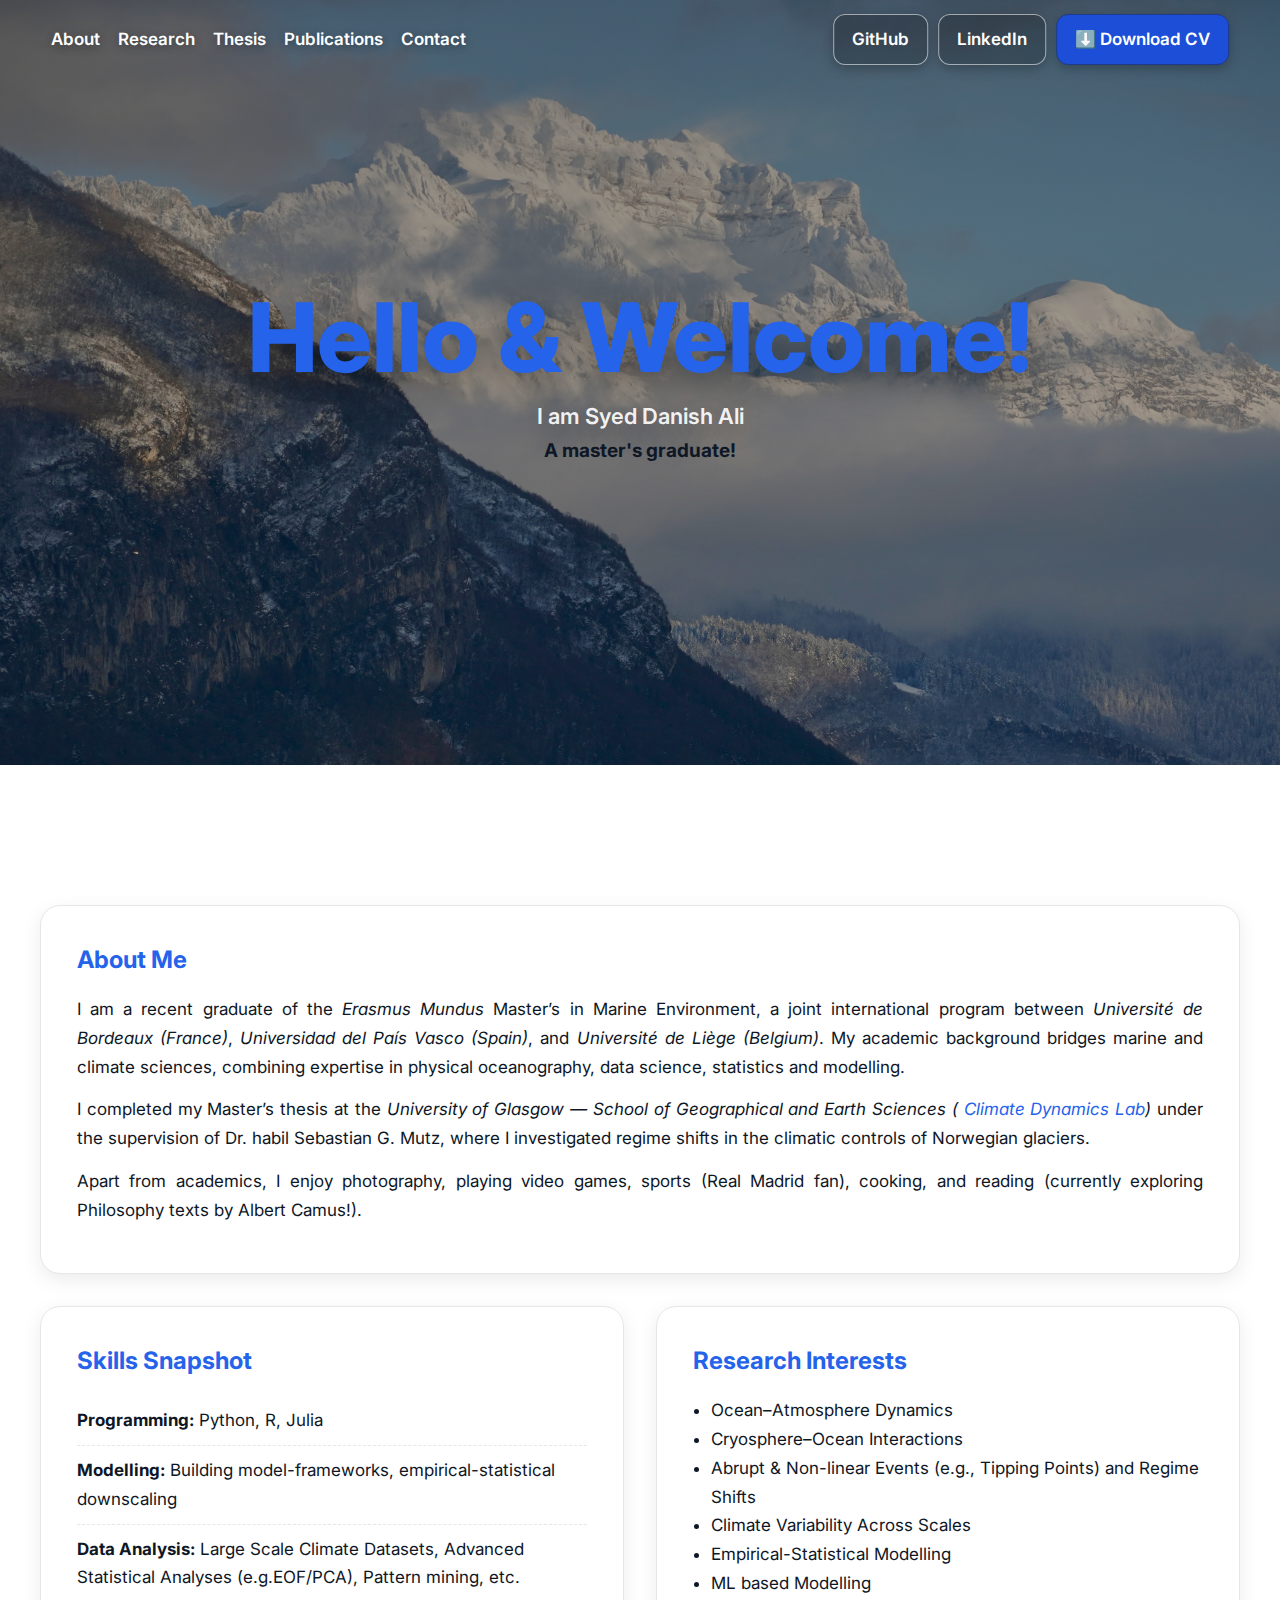
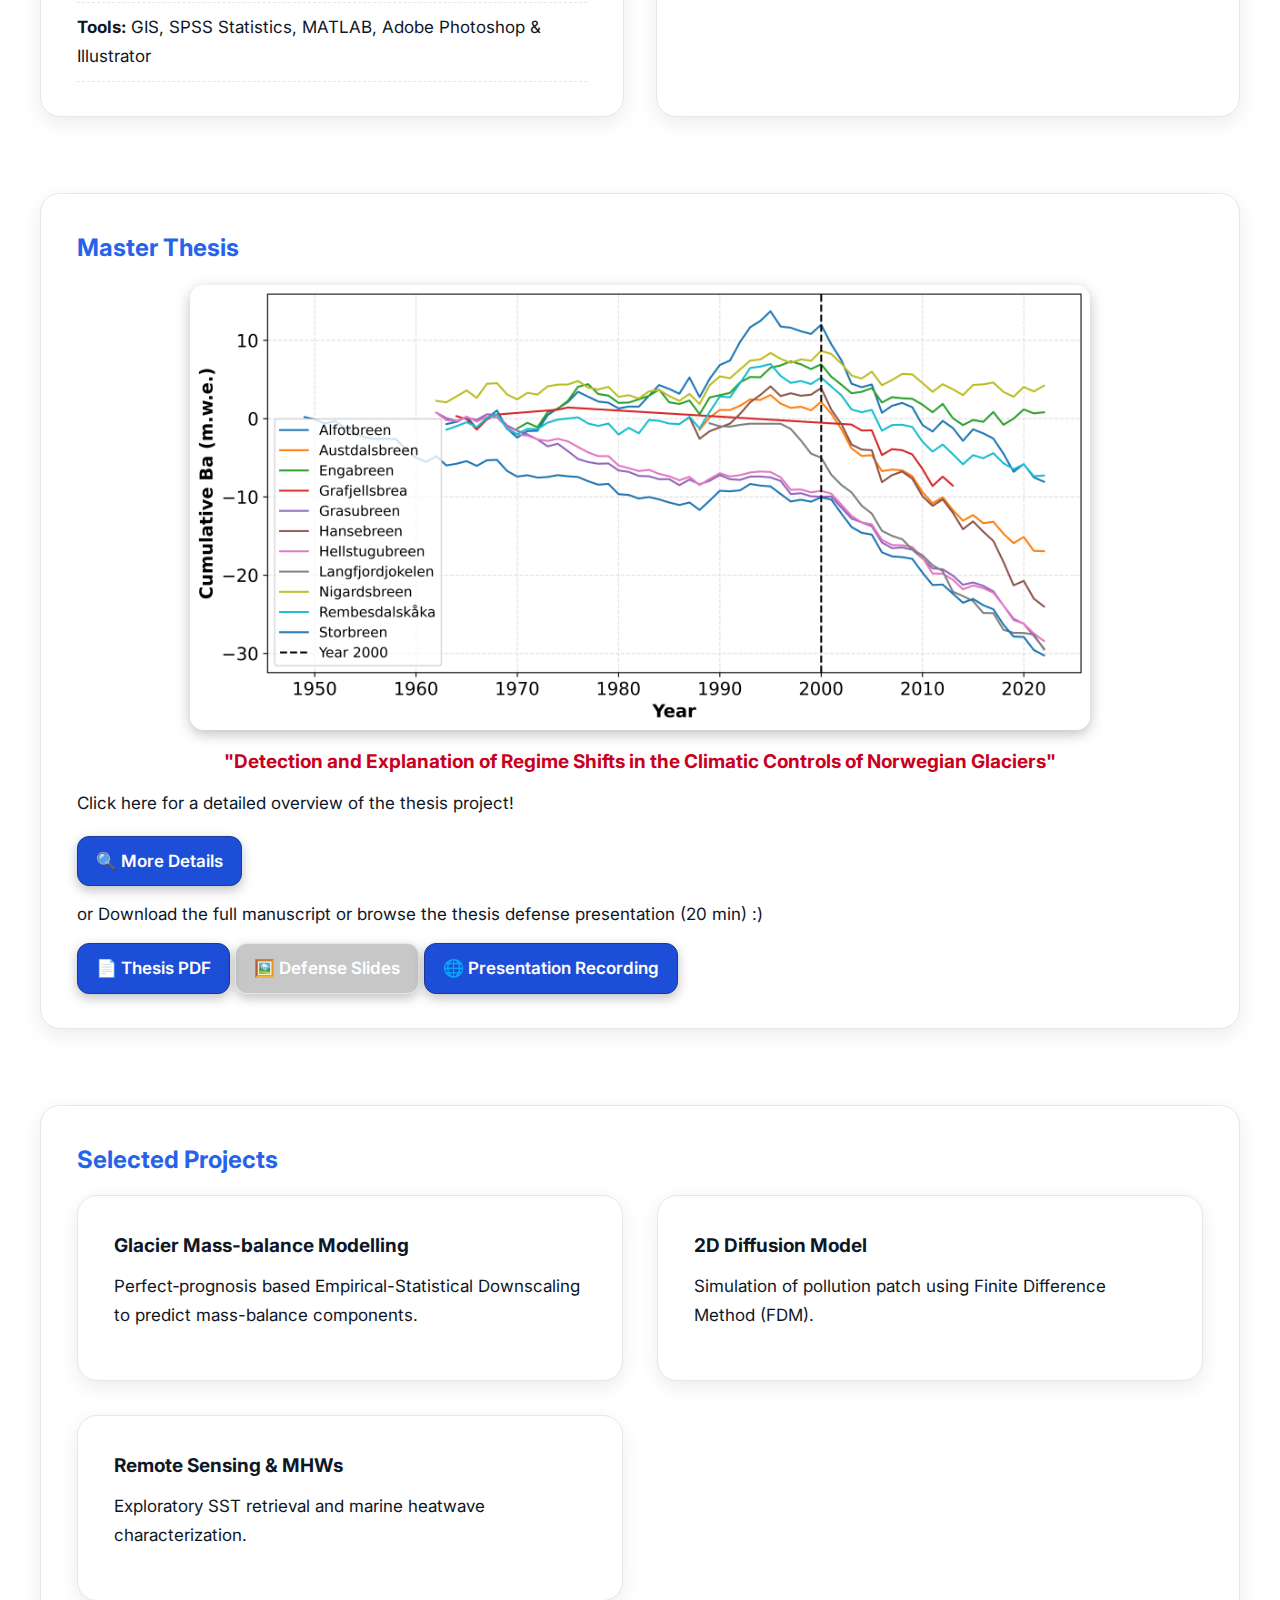
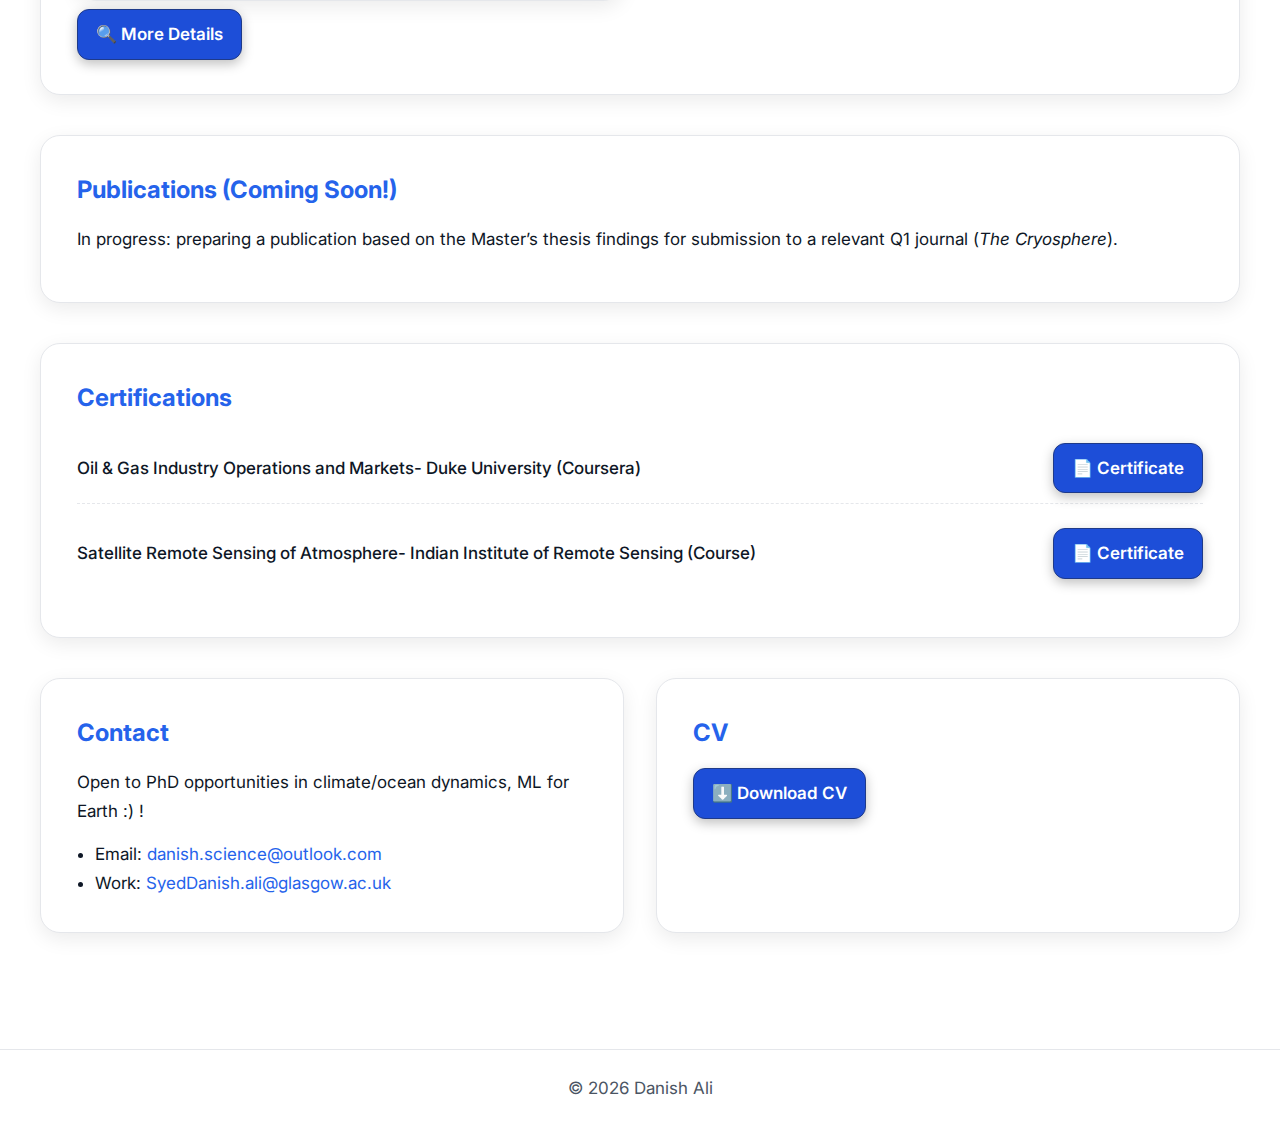
<file: index.html>
<!doctype html>
<html lang="en">
<head>
  <meta charset="utf-8" />
  <meta name="viewport" content="width=device-width, initial-scale=1" />
  <title>Syed Danish Ali</title>
  <meta name="description" content="Marine environment & cryosphere modelling, climate dynamics, and data science." />
  <meta property="og:title" content="Danish Ali — Portfolio" />
  <meta property="og:description" content="Marine environment & cryosphere, machine learning, data visualization." />
  <meta property="og:type" content="website" />
  <meta name="color-scheme" content="light dark" />
  <link rel="preconnect" href="https://fonts.googleapis.com">
  <link rel="preconnect" href="https://fonts.gstatic.com" crossorigin>
  <link href="https://fonts.googleapis.com/css2?family=Inter:wght@300;400;500;600;700&display=swap" rel="stylesheet">
  <link rel="stylesheet" href="style.css">
  
  
</head>

<body>
  
  <!-- HERO HEADER -->
<header class="hero-cover">
  <div class="hero-topbar">
    <nav class="links">
      <a href="#about">About</a>
      <a href="#work">Research</a>
      <a href="#thesis">Thesis</a>
      <a href="#pubs">Publications</a>
      <a href="#contact">Contact</a>
    </nav>

    <div class="actions">
      <a class="btn ghost" href="https://github.com/danish1830" target="_blank" rel="noreferrer">GitHub</a>
      <a class="btn ghost" href="https://www.linkedin.com/in/d2ali/" target="_blank" rel="noreferrer">LinkedIn</a>
      <a class="btn" href="/Files/Danish_CV_PhD.pdf" target="_blank" rel="noreferrer">⬇️ Download CV</a>

    </div>

  </div>

  <div class="hero-inner">
    <h1 class="site-title" style="color: #2563EB;"> Hello & Welcome!</h1>
    <h2 class="site-subtitle">I am Syed Danish Ali</h2>
    <h3 class="site-subsubtitle">A master's graduate!</h3>
  </div>

</header>



<main class="container">

  <!-- ABOUT -->
  <section id="about">
  <div class="grid">
    <!-- Full-width About box -->
    <div class="card fullwidth">
      <h2 style="color: #2563EB;">About Me</h2>
      <p>I am a recent graduate of the <em>Erasmus Mundus</em> Master’s in Marine Environment, a joint international program between 
        <em>Université de Bordeaux (France)</em>, <em>Universidad del País Vasco (Spain)</em>, 
        and <em>Université de Liège (Belgium)</em>. My academic background bridges marine and climate sciences, combining 
        expertise in physical oceanography, data science, statistics and modelling.</p>

      <p>I completed my Master’s thesis at the <em>University of Glasgow — School of Geographical and Earth Sciences 
        (<a href="https://mutz.science" target="_blank" rel="noreferrer"> Climate Dynamics Lab</a>)</em> under the supervision of Dr. habil Sebastian G. Mutz, where I investigated regime shifts in the climatic controls of Norwegian glaciers.</p>

        <p> Apart from academics, I enjoy photography, playing video games, sports (Real Madrid fan), cooking, and reading (currently exploring Philosophy texts by Albert Camus!).</p>
    </div>

    <!-- Left column below -->
    <div class="card">
      <h2 style="color: #2563EB;">Skills Snapshot</h2>
      <ul class="list-plain">
        <li><strong>Programming:</strong> Python, R, Julia</li>
        <li><strong>Modelling:</strong> Building model-frameworks, empirical-statistical downscaling</li>
        <li><strong>Data Analysis:</strong> Large Scale Climate Datasets, Advanced Statistical Analyses (e.g.EOF/PCA), Pattern mining, etc.</li>
        <li><strong>Tools:</strong> GIS, SPSS Statistics, MATLAB, Adobe Photoshop & Illustrator</li>
      </ul>
    </div>

    <!-- Right column below -->
    <div class="card">
      <h2 style="color: #2563EB;">Research Interests</h2>
      <ul>
        <li>Ocean–Atmosphere Dynamics</li>
        <li>Cryosphere–Ocean Interactions</li>
        <li>Abrupt & Non-linear Events (e.g., Tipping Points) and Regime Shifts</li>
        <li>Climate Variability Across Scales</li>
        <li>Empirical-Statistical Modelling</li>
        <li>ML based Modelling </li>
      </ul>
    </div>
  </div>
</section> 

    <!-- THESIS -->
    <section id="thesis">
      <div class="card">
        <h2 style="color: #2563EB;">Master Thesis</h2>
        <img src="Images/Cumulative_Ba_Time_Series.png" class="img-card" alt="Schematic of modelling routine"></img>
        
        <h3 style="margin-top: 16px; color: #ca0020; text-align: center;"> "Detection and Explanation of Regime Shifts in the Climatic Controls of Norwegian Glaciers" </h3>
        <p class="lead">Click here for a detailed overview of the thesis project! </p>

        <p style="margin-top: 18px;">
            <a class="btn" href="thesis.html">🔍 More Details</a>
          </p>

        <p class="lead">or Download the full manuscript or browse the thesis defense presentation (20 min) :) </p>
        <div class="pill-links">
          <a class="btn" href="/webpage/Files/Thesis_final_improved.pdf" target="_blank" rel="noreferrer">📄 Thesis PDF</a>

          <a class="btn ghost" href="/webpage/Files/Danish_Presentation.pdf" target="_blank" rel="noreferrer">🖼️ Defense Slides</a>

          <a class="btn" href="https://www.youtube.com/watch?v=1q1zzwHvEb4" target="_blank" rel="noreferrer">🌐 Presentation Recording</a>
          
        </div>
      </div>
    </section>
    
    <!-- RESEARCH / PROJECTS -->
    <section id="work">
      <div class="card">
      <h2 style="color: #2563EB;">Selected Projects</h2>
      <div class="grid">
        
        <article class="col-6 card">
          <h3>Glacier Mass-balance Modelling </h3>
          <p>Perfect‑prognosis based Empirical-Statistical Downscaling to predict mass-balance components.</p>
          
        </article>
                
        <article class="col-6 card">
          <h3>2D Diffusion Model</h3>
          <p>Simulation of pollution patch using Finite Difference Method (FDM).</p>
          
        </article>

        <article class="col-6 card">
          <h3>Remote Sensing & MHWs</h3>
          <p>Exploratory SST retrieval and marine heatwave characterization.</p>
          
        </article>
      </div>

      <div class="pill-links">
        <a class="btn" href="projects.html">🔍 More Details</a>
      </div>

      </div>
  </section>

    <!-- PUBLICATIONS -->
    <section id="pubs">
      <div class="card">
        <h2 style="color: #2563EB;">Publications (Coming Soon!)</h2>
        <p>In progress: preparing a publication based on the Master’s thesis findings for submission to a relevant Q1 journal (<em>The Cryosphere</em>).</p>
      </div>
    </section>

    
    <!-- CERTIFICATIONS -->
  <section id="certifications">
    <div class="card">
      <h2 style="color: #2563EB;">Certifications</h2>
      <ul class="cert-list">
        <li>
          <span>Oil & Gas Industry Operations and Markets- Duke University (Coursera)</span>
          <a class="btn" href="Files/Coursera_Oil_Gas_Certificate.pdf" target="_blank" rel="noreferrer">📄 Certificate</a>
        </li>
        <li>
          <span>Satellite Remote Sensing of Atmosphere- Indian Institute of Remote Sensing (Course)</span>
          <a class="btn" href="Files/Remote_sensing.pdf" target="_blank" rel="noreferrer">📄 Certificate</a>
        </li>
        
      </ul>
    </div>
  </section>

    <!-- CONTACT & CV -->
    <section id="contact">
      <div class="grid">
        <div class="col-6 card">
          <h2 style="color: #2563EB;">Contact</h2>
          <p>Open to PhD opportunities in climate/ocean dynamics, ML for Earth :) !</p>
          <ul>
            <li>Email: <a href="mailto:danish.science@outlook.com">danish.science@outlook.com</a></li>
            <li>Work: <a href="mailto:SyedDanish.ali@glasgow.ac.uk">SyedDanish.ali@glasgow.ac.uk</a></li>
          </ul>
        </div>
        <div class="col-6 card" id="cv">
          <h2 style="color: #2563EB;">CV</h2>
          
          <a class="btn" href="Files/Danish_CV_PhD.pdf" target="_blank" rel="noreferrer">⬇️ Download CV</a>
        </div>
      </div>
    </section>

  </main>

  <footer>
    <p>© <span id="y"></span> Danish Ali</p>
  </footer>

  <script>
    document.getElementById('y').textContent = new Date().getFullYear();
  </script>

  <script>
  const hero = document.querySelector('.hero-cover');
  let latestScroll = 0;
  let ticking = false;

  function smoothParallax() {
    const offset = latestScroll * 0.4; // adjust this for speed
    hero.style.backgroundPosition = `center ${offset}px`;
    ticking = false;
  }

  window.addEventListener('scroll', () => {
    latestScroll = window.scrollY;
    if (!ticking) {
      window.requestAnimationFrame(smoothParallax);
      ticking = true;
    }
  });
</script>



</body>
</html>
</file>
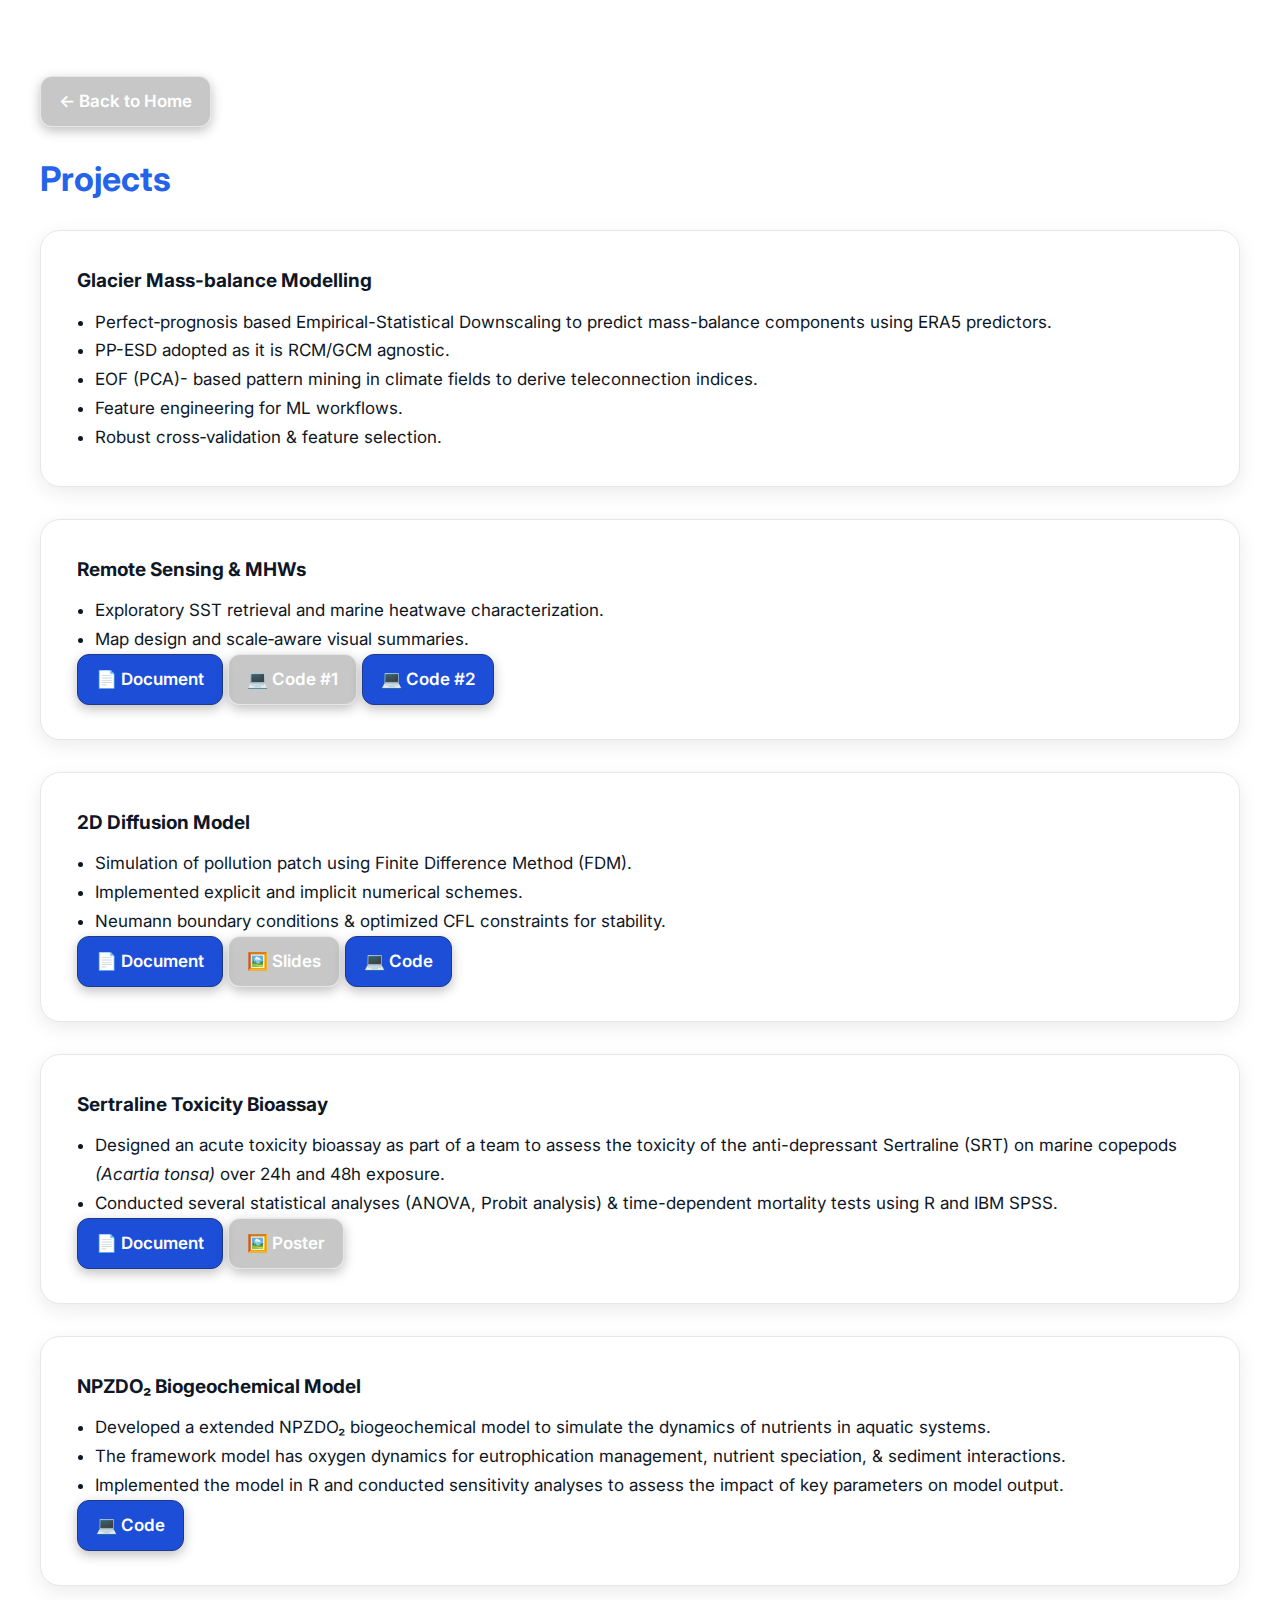
<file: projects.html>
<!doctype html>
<html lang="en">
<head>
  <meta charset="utf-8" />
  <meta name="viewport" content="width=device-width, initial-scale=1" />
  <title>Projects — Syed Danish Ali</title>

  <!-- Fonts & shared styles -->
  <link rel="preconnect" href="https://fonts.googleapis.com">
  <link rel="preconnect" href="https://fonts.gstatic.com" crossorigin>
  <link href="https://fonts.googleapis.com/css2?family=Inter:wght@300;400;500;600;700&display=swap" rel="stylesheet">
  <link rel="stylesheet" href="style.css">
</head>

<body>
  <main class="container">

    <section>
      <a href="index.html" class="btn ghost">← Back to Home</a>
      <h1 style="color: #2563EB;">Projects</h1>

      <div class="grid">

        <article class="col-6 card">
          <h3>Glacier Mass-balance Modelling </h3>
          <ul>
            <li>Perfect‑prognosis based Empirical-Statistical Downscaling to predict mass-balance components using ERA5 predictors.</li>
            <li>PP-ESD adopted as it is RCM/GCM agnostic.</li>
            <li>EOF (PCA)- based pattern mining in climate fields to derive teleconnection indices.</li>
            <li>Feature engineering for ML workflows.</li>
            <li>Robust cross‑validation & feature selection.</li>

          </ul>
          <div class="pill-links">
    
          </div>
        </article>
        
        
        <article class="col-6 card">
          <h3>Remote Sensing & MHWs</h3>
          <ul>
            <li>Exploratory SST retrieval and marine heatwave characterization.</li>
            <li>Map design and scale‑aware visual summaries.</li>
          </ul>

          <div class="pill-links">

          <a class="btn" href="Files/Projects/Marine_Heatwaves/AdORS_Ali.pdf" target="_blank" rel="noreferrer">📄 Document</a>
          <a class="btn ghost" href="Files/Projects/Marine_Heatwaves/Personal_MHW_for_an_area_AdORS.ipynb" target="_blank" rel="noreferrer">💻 Code #1</a>
          <a class="btn" href="Files/Projects/Marine_Heatwaves/Personal_MHW_for_TimeSeries_AdORS.ipynb" target="_blank" rel="noreferrer">💻 Code #2</a>
          </div>

        </article>
        
        <article class="col-6 card">
          <h3>2D Diffusion Model</h3>
          <ul>
            <li>Simulation of pollution patch using Finite Difference Method (FDM).</li>
            <li>Implemented explicit and implicit numerical schemes.</li>
            <li>Neumann boundary conditions & optimized CFL constraints for stability.</li>
          </ul>
          <div class="pill-links">
            
          <a class="btn" href="Files/Projects/Numerical_Modelling/2D-Diffusion_Numerical methods in geophysics.pdf" target="_blank" rel="noreferrer">📄 Document</a>
          <a class="btn ghost" href="Files/Projects/Numerical_Modelling/NumericalModelling.pdf" target="_blank" rel="noreferrer">🖼️ Slides</a>
          <a class="btn" href="Files/Projects/Numerical_Modelling/exam code.ipynb" target="_blank" rel="noreferrer">💻 Code</a>
          </div>

        </article>



        <article class="col-6 card">
                  <h3>Sertraline Toxicity Bioassay</h3>
                  <ul>
                    <li>Designed an acute toxicity bioassay as part of a team to assess the toxicity of the anti-depressant Sertraline (SRT) on marine copepods <em>(Acartia tonsa)</em> over 24h and 48h exposure.</li>
                    <li>Conducted several statistical analyses (ANOVA, Probit analysis) & time-dependent mortality tests using R and IBM SPSS.</li>
                  </ul>
                  <div class="pill-links">

                  <a class="btn" href="Files/Projects/EMRAAS/Danish_EMRAAS Bioassay Report.pdf" target="_blank" rel="noreferrer">📄 Document</a>
                  <a class="btn ghost" href="Files/Projects/EMRAAS/Danish, Ranoco, Zakariya EMRAAS Poster Final.pdf" target="_blank" rel="noreferrer">🖼️ Poster</a>

                  </div>

                </article>


                <article class="col-6 card">
                  <h3>NPZDO₂ Biogeochemical Model</h3>
                  <ul>
                    <li>Developed a extended NPZDO₂ biogeochemical model to simulate the dynamics of nutrients in aquatic systems.</li>
                    <li>The framework model has oxygen dynamics for eutrophication management, nutrient speciation, & sediment interactions.</li>
                    <li>Implemented the model in R and conducted sensitivity analyses to assess the impact of key parameters on model output.</li>
                  </ul>

                  <div class="pill-links">

                  <a class="btn" href="Files/Projects/Eco_Modelling/Project2025_Retro Submission.Rmd" target="_blank" rel="noreferrer">💻 Code</a>
                  
                  </div>

                </article>
      </section>

  </main>
</body>
</html>
</file>
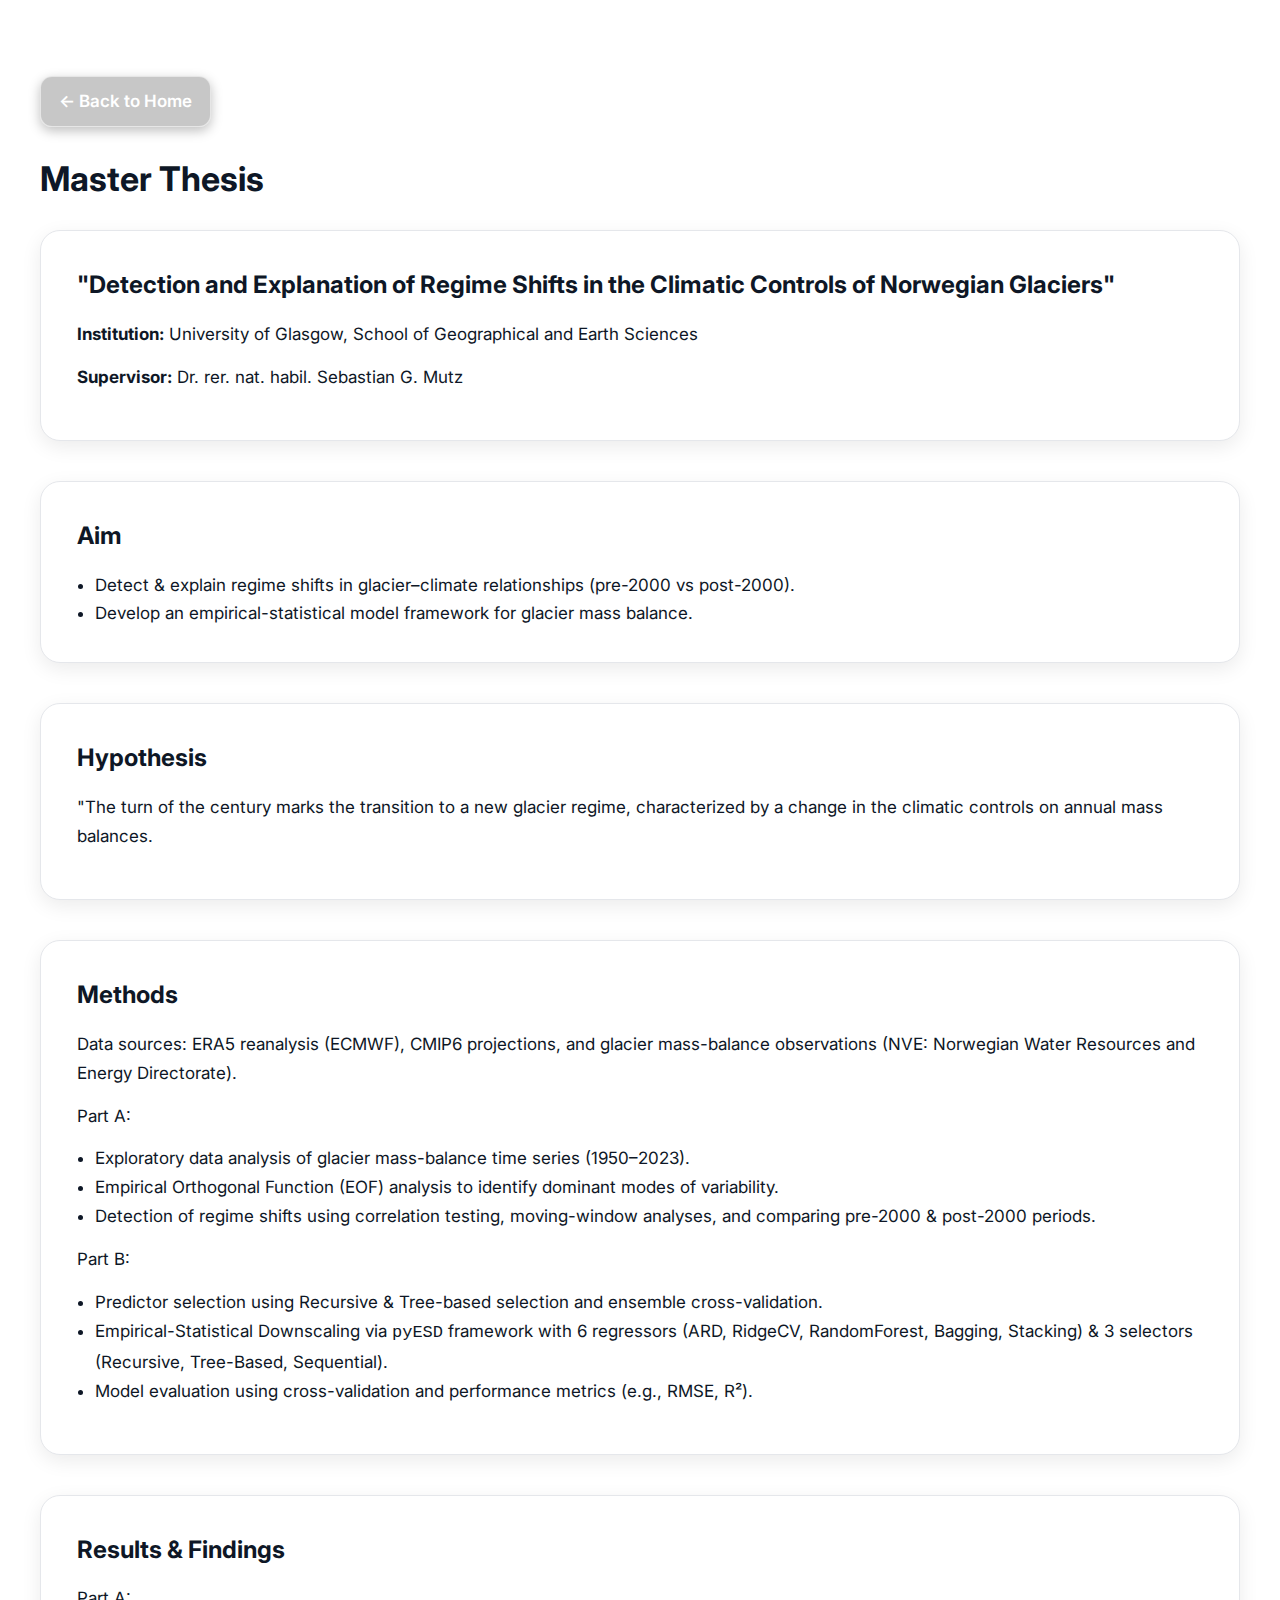
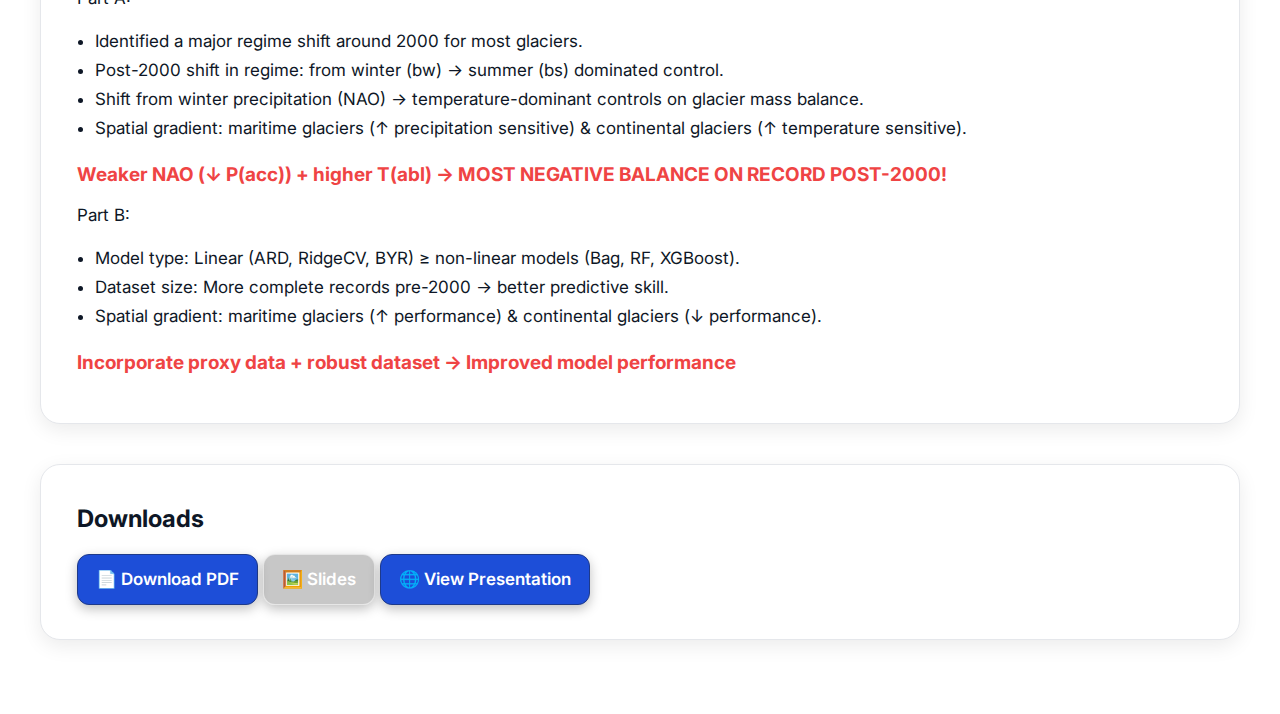
<file: thesis.html>
<!doctype html>
<html lang="en">
<head>
  <meta charset="utf-8" />
  <meta name="viewport" content="width=device-width, initial-scale=1" />
  <title>Master Thesis — Syed Danish Ali</title>

  <!-- Fonts & shared styles -->
  <link rel="preconnect" href="https://fonts.googleapis.com">
  <link rel="preconnect" href="https://fonts.gstatic.com" crossorigin>
  <link href="https://fonts.googleapis.com/css2?family=Inter:wght@300;400;500;600;700&display=swap" rel="stylesheet">
  <link rel="stylesheet" href="style.css">
</head>

<body>
  <main class="container">

    <!-- === HEADER SECTION === -->
    <section>
      <a href="index.html" class="btn ghost">← Back to Home</a>
      <h1>Master Thesis</h1>

      <div class="card">
        <h2>"Detection and Explanation of Regime Shifts in the Climatic Controls of Norwegian Glaciers"</h2>
        <p><strong>Institution:</strong> University of Glasgow, School of Geographical and Earth Sciences</p>
        <p><strong>Supervisor:</strong> Dr. rer. nat. habil. Sebastian G. Mutz</p>
    
      </div>
    </section>

    <!-- === AIM === -->
    <section>
      <div class="card">
        <h2>Aim</h2>
        <ul>
            <li> Detect & explain regime shifts in glacier–climate relationships (pre-2000 vs post-2000). </li>
            <li> Develop an empirical-statistical model framework for glacier mass balance. </li>
        </ul>
      </div>
    </section>

    <!-- === Hypothesis === -->
    <section>
      <div class="card">
        <h2>Hypothesis</h2>
        <p>"The turn of the century marks the transition to a new glacier regime, characterized by a change in the climatic controls on annual mass balances.</p>
      </div>
    </section>

    <!-- === METHODS === -->
    <section>
      <div class="card">
        <h2>Methods</h2>
        <p> Data sources: ERA5 reanalysis (ECMWF), CMIP6 projections, and glacier mass-balance observations (NVE: Norwegian Water Resources and Energy Directorate).</p>

        <p> Part A:
            <ul>
                <li>Exploratory data analysis of glacier mass-balance time series (1950–2023).</li>
                <li>Empirical Orthogonal Function (EOF) analysis to identify dominant modes of variability.</li>
                <li>Detection of regime shifts using correlation testing, moving-window analyses, and comparing pre-2000 & post-2000 periods.</li>
            </ul>
        </p>
        <p>
            Part B:
            <ul>
                <li>Predictor selection using Recursive & Tree-based selection and ensemble cross-validation.</li>
                <li>Empirical-Statistical Downscaling via <code>pyESD</code> framework with 6 regressors (ARD, RidgeCV, RandomForest, Bagging, Stacking) & 3 selectors (Recursive, Tree-Based, Sequential).</li>
                <li>Model evaluation using cross-validation and performance metrics (e.g., RMSE, R²).</li>
            </ul>
        </p>
        
      </div>
    </section>

    <!-- === RESULTS === -->
    <section>
      <div class="card">
        <h2>Results & Findings</h2>
        <p> Part A: </p>
        <ul>
          <li>Identified a major regime shift around 2000 for most glaciers.</li>
          <li>Post-2000 shift in regime: from winter (bw) → summer (bs) dominated control.</li>
          <li>Shift from winter precipitation (NAO) → temperature-dominant controls on glacier mass balance.</li>
          <li>Spatial gradient: maritime glaciers (↑ precipitation sensitive) & continental glaciers (↑ temperature sensitive). </li>

        </ul>

        <h3 style="margin-top: 16px; color: #ef4444;"> Weaker NAO (↓ P(acc)) + higher T(abl) → MOST NEGATIVE BALANCE ON RECORD POST-2000! </h3>

        <p> Part B: </p>
        <ul>
          <li>Model type: Linear (ARD, RidgeCV, BYR) ≥ non-linear models (Bag, RF, XGBoost). </li>
          <li>Dataset size: More complete records pre-2000 → better predictive skill. </li>
          <li>Spatial gradient: maritime glaciers (↑ performance) & continental glaciers (↓ performance). </li>
        </ul>

        <h3 style="margin-top: 16px; color: #ef4444;"> Incorporate proxy data + robust dataset → Improved model performance </h3>

      </div>
    </section>

    <!-- === DOWNLOADS === -->
    <section>
      <div class="card">
        <h2>Downloads</h2>
        <a class="btn" href="/webpage/Files/Thesis_final_improved.pdf" target="_blank" rel="noreferrer">📄 Download PDF</a>

          <a class="btn ghost" href="/webpage/Files/Danish_Presentation.pdf" target="_blank" rel="noreferrer">🖼️ Slides</a>

          <a class="btn" href="https://www.youtube.com/watch?v=1q1zzwHvEb4" target="_blank" rel="noreferrer">🌐 View Presentation</a>
      </div>
    </section>

  </main>
</body>
</html>
</file>
<file: style.css>
/* ===== Design tokens ===== */
:root{
  --bg:#0b0c10; --panel:#121419; --card:#171a21; --text:#e8eef6; --muted:#9fb3c8;
  --brand:#4cc9f0; --accent:#80ffdb; --line:#232633;
  --bg-light:#ffffff; --panel-light:#f7f8fb; --card-light:#ffffff; --text-light:#0e1726;
  --muted-light:#4b5563; --line-light:#e5e7eb; --brand-light:#2563eb; --accent-light:#06b6d4;
}
@media (prefers-color-scheme:light){
  :root{
    --bg:var(--bg-light); --panel:var(--panel-light); --card:var(--card-light);
    --text:var(--text-light); --muted:var(--muted-light); --line:var(--line-light);
    --brand:var(--brand-light); --accent:var(--accent-light);
  }
}

/* ===== Base ===== */
*{ box-sizing:border-box }
html,body{ margin:0; padding:0; font-family:Inter,system-ui,-apple-system,Segoe UI,Roboto,Ubuntu,Helvetica,Arial,sans-serif; background:var(--bg); color:var(--text); }

/* Global line spacing */
body {
  line-height: 1.7; /* 1.15 means 15% more space between lines */
}

a{ color:var(--brand); text-decoration:none } a:hover{ text-decoration:underline }
body{ font-size:17px; } /* gentle bump */

/* Page container */
.container{ max-width:1280px; margin-inline:auto; padding:56px 40px; }

/* Sections & grids */
section{ padding:56px 0; }
.grid{ display:grid; gap:32px; }
.col-12{ grid-column:span 12; }

/* About section layout */
#about .grid {
  display: grid;
  grid-template-columns: 1fr 1fr; /* 2 columns for lower cards */
  gap: 32px;
}

/* make the About box span both columns */
#about .fullwidth {
  grid-column: 1 / -1;
}

/* stack vertically on small screens */
@media (max-width: 880px) {
  #about .grid {
    grid-template-columns: 1fr;
  }
}

/* Justify text inside cards */
#about .card p {
  text-align: justify;
}

/* Cards */
.card{
  background:var(--card); border:1px solid var(--line);
  border-radius:20px; padding:34px 36px; box-shadow:0 6px 20px rgba(0,0,0,.08);
}
h2{ font-size:24px; margin:0 0 14px; }
h3{ font-size:19px; margin:0 0 10px; }
p{ margin:0 0 14px; }
ul{ margin:0; padding-left:18px; }
.list-plain{ list-style:none; padding:0 }
.list-plain li{ padding:10px 0; border-bottom:1px dashed var(--line) }

/* Buttons */
.btn {
  display: inline-flex;
  align-items: center;
  gap: 10px;
  background-color: #1d4ed8; /* Deep rich blue (stays strong in dark mode) */
  color: #ffffff;
  padding: 10px 18px;
  border-radius: 12px;
  border: 1px solid #1e3a8a; /* dark border */
  box-shadow: 0 4px 12px rgba(0, 0, 0, 0.25);
  font-weight: 600;
  transition: all 0.2s ease;
}

.btn:hover {
  background-color: #2563eb; /* Slightly brighter hover blue */
  box-shadow: 0 6px 16px rgba(0, 0, 0, 0.35);
  text-decoration: none;
}
/* Ghost button (dark + light mode balanced) */
.btn.ghost {
  background-color: rgba(255, 255, 255, 0.12); /* subtle white tint for dark mode */
  color: #ffffff;
  border: 1px solid rgba(255, 255, 255, 0.6);
  transition: all 0.2s ease;
}

.btn.ghost:hover {
  background-color: #ffffff;
  color: #1d4ed8;
}

/* Light mode override */
@media (prefers-color-scheme: light) {
  .btn.ghost {
    background-color: rgba(0, 0, 0, 0.22);  /* darker gray for visibility */
    color: #1d4ed8;
    border: 1px solid #1d4ed8;
  }

  .btn.ghost:hover {
    background-color: #1d4ed8;
    color: #ffffff;
  }
}


/* Footer */
footer{ margin-top:40px; padding:24px 0; border-top:1px solid var(--line); color:var(--muted); text-align:center }

/* ===== Hero cover ===== */
.hero-cover {
  position: relative;
  width: 100%;
  min-height: 85vh;
  display: flex;
  flex-direction: column;
  align-items: center;
  justify-content: center;
  text-align: center;
  margin-bottom: 64px;

  /* Layered gradient over image */
  background:
    linear-gradient(
      rgba(0, 0, 0, 0.45),
      rgba(0, 0, 0, 0.25)
    ),
    url("Images/bg3.jpg") center / cover no-repeat;

  background-attachment: fixed; /* 👈 makes it scroll slower than page (parallax) */
  background-position: center;
  background-size: cover;
  transition: background-position 0.2s ease-out;
}


.hero-inner{ position:relative; z-index:1; padding-inline:16px; }
.site-title{
  margin:0;
  font-weight:800;
  font-size:clamp(44px,8vw,96px);
  line-height:1.05;
  color:#fff;
  text-shadow:0 12px 36px rgba(0,0,0,.45);
}
.site-subtitle{
  margin:10px 0 0;
  font-size:clamp(16px,2.2vw,22px);
  font-weight:600;
  color:rgba(255,255,255,.92);
  text-shadow:0 8px 24px rgba(0,0,0,.35);
}


/* Hero top bar (links + buttons) */
.hero-topbar{
  position:absolute; top:14px; left:50%; transform:translateX(-50%);
  width:min(1280px,92%); display:flex; align-items:center; justify-content:space-between; gap:16px; z-index:2;
}
.hero-topbar .links{ display:flex; gap:18px; flex-wrap:wrap; }
.hero-topbar .links a{ color:#fff; font-weight:600; text-decoration:none; text-shadow:0 2px 8px rgba(0,0,0,.35); }
.hero-topbar .links a:hover{ text-decoration:underline; }
.hero-topbar .actions{ display:flex; gap:10px; flex-wrap:wrap; }
.btn.ghost{ color:#fff; border:1px solid rgba(255,255,255,.55); }

/* ===== Section layouts ===== */
/* About & Contact: strict two columns on desktop */
#about .grid, #contact .grid{ grid-template-columns:1fr 1fr; gap:32px; }

/* Work: responsive two-up+ tiles */
#work .grid{ grid-template-columns:repeat(auto-fit, minmax(380px,1fr)); gap:34px; }

/* ===== Responsive ===== */
@media (max-width:880px){
  #about .grid, #work .grid, #contact .grid{ grid-template-columns:1fr; }
  .col-6{ grid-column:span 12; }
}

/* TEMP: force the hero image to show */
/* .hero-cover{
  background: #000 url("Images/bg3.jpg") center / cover no-repeat !important;
  min-height: 80vh; /* keep it tall */
/*}
.hero-cover::before,
.hero-cover::after{
  display: none !important; /* disable blur + dark overlay for now */
/*}

/* --- Ensure equal spacing between content and buttons in project cards --- */
#work .card p,
#work .card ul {
  margin-bottom: 16px; /* same bottom margin for both paragraph & bullet lists */
}

#work .pill-links {
  margin-top: 8px; /* consistent top spacing for buttons */
}

.cert-list {
  list-style: none;
  margin: 0;
  padding: 0;
}

.cert-list li {
  display: flex;
  justify-content: space-between;
  align-items: center;
  width: 100%; /* ✅ make each row span the full card width */
  margin-bottom: 14px;
  padding: 10px 0;
  border-bottom: 1px dashed var(--line);
}

.cert-list li span {
  flex: 1; /* ✅ ensures text area expands */
  font-size: 17px;
  color: var(--text);
  font-weight: 500;
}

.cert-list li:last-child {
  border-bottom: none;
}

/* Responsive layout for mobile */
@media (max-width: 700px) {
  .cert-list li {
    flex-direction: column;
    align-items: flex-start;
    gap: 8px;
  }
  .cert-list li a {
    align-self: flex-start;
  }
}

.cv-header {
  display: flex;
  align-items: center;
  justify-content: space-between; /* pushes button to right */
  width: 100%;
}

.cv-header h2 {
  margin: 0;
  font-size: 24px;
}

@media (max-width: 700px) {
  .cv-header {
    flex-direction: column;
    align-items: flex-start;
    gap: 10px;
  }
}

/* --- Thesis page balanced spacing --- */
body main.container section {
  padding: 20px 0;   /* gives ~index-style vertical rhythm */
}

body main.container .card {
  margin-bottom: 0;  /* remove extra bottom margin inside each section */
}


.img-card {
  display: block !important;
  width: 100% !important;
  max-width: 900px !important;
  height: auto !important;
  margin: 16px auto !important;
  border-radius: 14px;
  box-shadow: 0 4px 14px rgba(0, 0, 0, 0.25);
}

/* === Make Thesis card same width as other cards === */
#thesis .card {
  max-width: 100%;   /* remove the artificial limit */
  margin: 0 auto;    /* keep it centered */
}

#thesis {
  padding: 56px 0; /* same vertical rhythm as others */
}

/* === FINAL — consistent thesis image sizing === */
#thesis .img-card {
  display: block;
  margin: 24px auto;
  width: 95%;        /* fills most of the card */
  max-width: 1100px; /* avoids extreme stretch on large screens */
  height: auto;
  border-radius: 14px;
  box-shadow: 0 4px 14px rgba(0, 0, 0, 0.25);
}

#thesis .img-wrap img {
  width: auto;             /* prevents forced stretch */
  max-width: 900px;        /* cap image width */
  height: auto;
  display: block;
  border-radius: 14px;
  box-shadow: 0 4px 14px rgba(0, 0, 0, 0.25);
}
</file>
